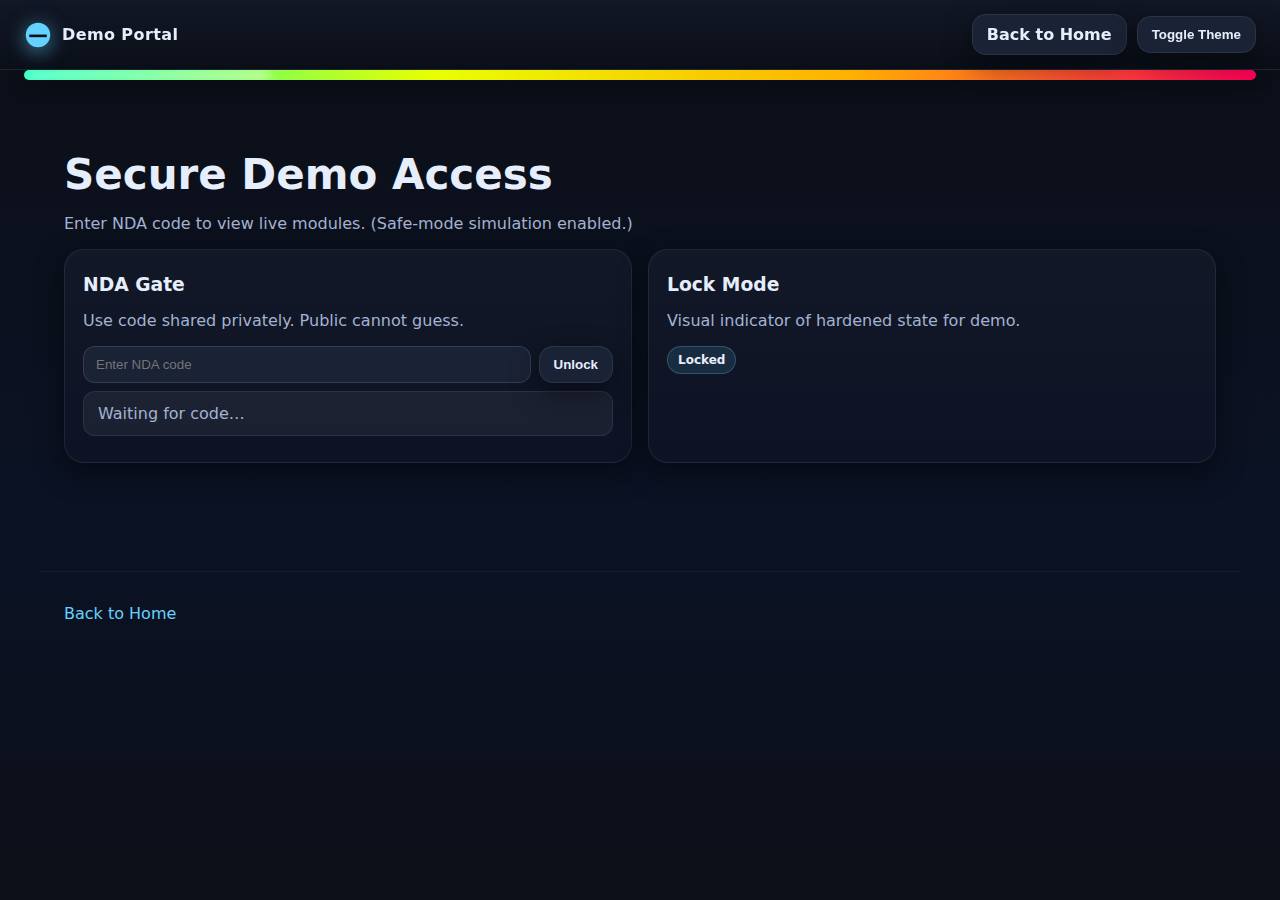
<file: index.html>
<!doctype html><html lang="en"><head>
<meta charset="utf-8"/><meta name="viewport" content="width=device-width,initial-scale=1"/>
<title>BlackGrid Demo Portal — NDA Gate & Live Modules</title>
<meta name="description" content="Secure demo portal with NDA gate, Lock Mode, DEFCON pulse, and module click logic.">
<style>
:root{
  --bg: #0b0f17; --surface:#121826; --muted:#1a2235; --text:#e6eefc; --sub:#a4b2d1;
  --brand:#64d2ff; --accent:#9a7bff; --ok:#22c55e; --warn:#f59e0b; --bad:#ef4444;
  --shadow: 0 10px 30px rgba(0,0,0,.45);
}
:root.light{
  --bg:#f7f9ff; --surface:#ffffff; --muted:#eef2ff; --text:#0c1322; --sub:#3a4a6a;
  --brand:#0066ff; --accent:#6d28d9; 
}
*{box-sizing:border-box}
html,body{height:100%}
body{margin:0;font-family:ui-sans-serif,system-ui,-apple-system,Segoe UI,Roboto,Inter,Arial;
background:linear-gradient(180deg,var(--bg),#0b1224 60%,var(--bg));color:var(--text)}
a{color:var(--brand);text-decoration:none}
.container{max-width:1200px;margin:0 auto;padding:24px}
.header{position:sticky;top:0;z-index:50;background:linear-gradient(180deg,var(--surface),rgba(0,0,0,0));
backdrop-filter:blur(8px); border-bottom:1px solid rgba(255,255,255,.06)}
.nav{display:flex;align-items:center;gap:16px;justify-content:space-between;padding:14px 24px}
.logo{display:flex;align-items:center;gap:10px;font-weight:700;letter-spacing:.4px}
.logo svg{width:28px;height:28px;filter:drop-shadow(0 4px 10px rgba(100,210,255,.6))}
.actions{display:flex;align-items:center;gap:10px}
.btn{padding:10px 14px;border-radius:14px;background:var(--muted);color:var(--text);
border:1px solid rgba(255,255,255,.08);box-shadow:var(--shadow);font-weight:600}
.btn:hover{transform:translateY(-1px);}
.toggle{cursor:pointer}
.hero{padding:72px 24px 36px}
.h1{font-size:42px;line-height:1.1;margin:0 0 12px;font-weight:800}
.h2{font-size:28px;opacity:.92;margin:0 0 8px}
.p{font-size:16px;color:var(--sub);max-width:850px}
.grid{display:grid;grid-template-columns:repeat(12,1fr);gap:16px}
.card{grid-column:span 4;background:linear-gradient(180deg,var(--surface),#0d1325);padding:18px;border-radius:20px;border:1px solid rgba(255,255,255,.08);box-shadow:var(--shadow)}
.card h3{margin:6px 0 8px}
.tag{display:inline-flex;align-items:center;gap:8px;padding:6px 10px;border-radius:999px;background:rgba(100,210,255,.12);border:1px solid rgba(100,210,255,.25);font-size:12px;font-weight:700;color:var(--text)}
.footer{padding:24px;color:var(--sub);border-top:1px solid rgba(255,255,255,.06);margin-top:24px}
.defcon{position:sticky;top:64px;z-index:40;background:linear-gradient(90deg,#00ffb2,#eaff00,#ffb200,#ff0059);height:10px;border-radius:999px;margin:0 24px;overflow:hidden;box-shadow:0 6px 18px rgba(0,0,0,.35)}
.defcon .pulse{width:20%;height:100%;background:rgba(255,255,255,.6);filter:blur(6px);animation:pulse 3s infinite}
@keyframes pulse{0%{transform:translateX(-100%)}100%{transform:translateX(600%)}}
.globe{height:300px;border-radius:24px;border:1px solid rgba(255,255,255,.08);display:grid;place-items:center;background:radial-gradient(120% 120% at 80% 10%, rgba(100,210,255,.2), transparent), radial-gradient(120% 120% at 20% 90%, rgba(154,123,255,.18), transparent), linear-gradient(180deg,var(--surface),#0c1222)}
.globe svg{width:85%;max-width:680px;opacity:.92;filter:drop-shadow(0 12px 30px rgba(0,0,0,.5))}
.partners{display:grid;grid-template-columns:repeat(6,1fr);gap:12px}
.partner{height:52px;border-radius:12px;background:var(--muted);border:1px dashed rgba(255,255,255,.1);display:grid;place-items:center;color:var(--sub);font-size:12px}
.tile{background:linear-gradient(180deg,var(--surface),#0d1426);border:1px solid rgba(255,255,255,.08);padding:16px;border-radius:16px;box-shadow:var(--shadow);transition:transform .18s ease}
.tile:hover{transform:translateY(-4px) scale(1.01)}
.kbd{font-family:ui-monospace,SFMono-Regular,Menlo,monospace;background:rgba(255,255,255,.08);padding:2px 6px;border-radius:8px}
.back{display:inline-flex;align-items:center;gap:8px;margin:8px 0 0}
.notice{padding:12px 14px;border-radius:12px;background:rgba(255,255,255,.06);border:1px solid rgba(255,255,255,.08);color:var(--sub);margin:8px 0}
@media (max-width: 900px){
 .grid{grid-template-columns:repeat(6,1fr)}
 .card{grid-column:span 6}
 .partners{grid-template-columns:repeat(3,1fr)}
}
</style>
</head><body>
<header class="header">
  <nav class="nav">
    <div class="logo">
      <svg viewBox="0 0 32 32"><circle cx="16" cy="16" r="14" fill="#64d2ff"/><path d="M6 17h20" stroke="#0b0f17" stroke-width="3"/></svg>
      <span>Demo Portal</span>
    </div>
    <div class="actions">
      <a href="../blackgrid-main/index.html" class="btn">Back to Home</a>
      <button class="btn toggle" data-toggle>Toggle Theme</button>
    </div>
  </nav>
</header>

<div class="defcon" data-defcon><div class="pulse"></div></div>

<section class="hero container">
  <h1 class="h1">Secure Demo Access</h1>
  <p class="p">Enter NDA code to view live modules. (Safe‑mode simulation enabled.)</p>
  <div class="grid">
    <div class="card" style="grid-column:span 6">
      <h3>NDA Gate</h3>
      <p class="p">Use code shared privately. Public cannot guess.</p>
      <div style="display:flex;gap:8px">
        <input id="nda" placeholder="Enter NDA code" style="flex:1;padding:10px 12px;border-radius:12px;border:1px solid rgba(255,255,255,.12);background:var(--muted);color:var(--text)"/>
        <button class="btn" onclick="checkNDA()">Unlock</button>
      </div>
      <div id="nda-out" class="notice">Waiting for code…</div>
    </div>
    <div class="card" style="grid-column:span 6">
      <h3>Lock Mode</h3>
      <p class="p">Visual indicator of hardened state for demo.</p>
      <div class="tag"><strong>Locked</strong></div>
    </div>
  </div>
</section>

<section class="container grid" id="modules" style="display:none">
  <div class="tile" data-module="CloneTrap">
    <h3>CloneTrap™</h3><p class="p">Blocks fake portals at DNS/UI level.</p>
  </div>
  <div class="tile" data-module="Watchtower AI">
    <h3>Watchtower AI</h3><p class="p">Flags AI-written fraud before inbox.</p>
  </div>
  <div class="tile" data-module="PersonaShield">
    <h3>PersonaShield</h3><p class="p">Detects deepfaked credentials.</p>
  </div>
  <div class="tile" data-module="TrustOS">
    <h3>TrustOS</h3><p class="p">Behavioural session gating.</p>
  </div>
</section>

<section class="container" id="module-output"></section>

<footer class="footer container">
  <div class="back"><a href="../blackgrid-main/index.html">Back to Home</a></div>
</footer>

<script>

const toggle = document.querySelector('[data-toggle]');
toggle?.addEventListener('click', ()=>{
  document.documentElement.classList.toggle('light');
  localStorage.setItem('theme', document.documentElement.classList.contains('light')?'light':'dark');
});
const saved = localStorage.getItem('theme'); if(saved==='light'){document.documentElement.classList.add('light')}

const defconState = { level: 3 };
function setDEFCON(lvl){
  defconState.level = Math.max(1, Math.min(5, lvl));
  document.querySelectorAll('[data-defcon]').forEach(el=>{
    el.setAttribute('data-defcon', String(defconState.level));
    const tag = el.querySelector('.tag strong');
    if(tag) tag.textContent = 'DEFCON ' + defconState.level;
  });
}
window.setDEFCON = setDEFCON;

document.querySelectorAll('[data-module]').forEach(tile=>{
  tile.addEventListener('click', ()=>{
    const m = tile.getAttribute('data-module');
    const out = document.querySelector('#module-output');
    if(!out) return;
    out.innerHTML = `<div class="notice"><strong>Module loaded:</strong> ${m}. Trust Score sync ready. (Simulated)</div>`;
  });
});

function shutdownRegion(label='Region'){
  const out = document.querySelector('#globe-output');
  if(!out) return;
  out.innerHTML = `<div class="notice"><strong>Action:</strong> Geo-fence applied to <span class="kbd">${label}</span>. Routes throttled + identity gates raised. (Simulated)</div>`;
}
window.shutdownRegion = shutdownRegion;


function checkNDA(){
  const code = document.getElementById('nda').value.trim();
  const out = document.getElementById('nda-out');
  if(code.length < 6){ out.textContent='Code too short'; return; }
  if(code.length >= 8){
    out.innerHTML='Access granted (simulated). Modules unlocked.';
    document.getElementById('modules').style.display='grid';
    setDEFCON(3);
  }else{
    out.textContent='Invalid code';
  }
}
</script>
</body></html>
</file>
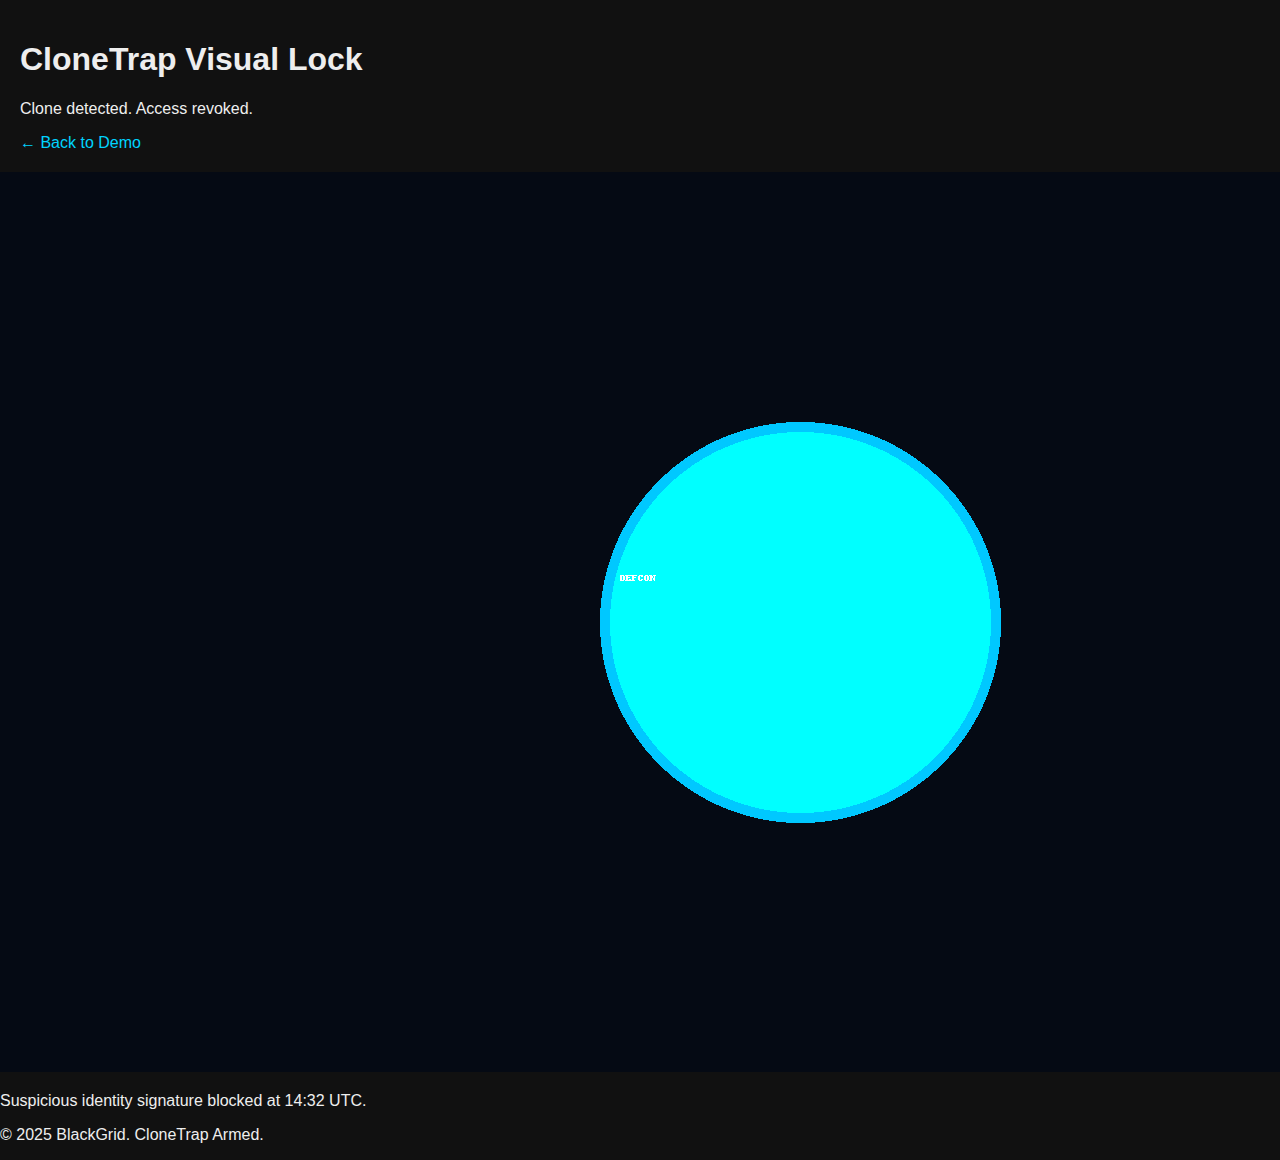
<file: clonetrap.html>
<!DOCTYPE html>
<html lang="en">
<head>
  <meta charset="UTF-8" />
  <meta name="viewport" content="width=device-width, initial-scale=1.0"/>
  <title>CloneTrap Visual – BlackGrid Demo</title>
  <link rel="stylesheet" href="style.css" />
</head>
<body>
  <header>
    <h1 class="animate-title">CloneTrap Visual Lock</h1>
    <p class="tagline">Clone detected. Access revoked.</p>
    <a href="demo.html" class="cta">← Back to Demo</a>
  </header>
  <section class="hero">
    <img src="demo_visual.png" alt="CloneTrap Alert" class="defcon-img"/>
    <div class="glow-bar"></div>
    <p>Suspicious identity signature blocked at 14:32 UTC.</p>
  </section>
  <footer><p>© 2025 BlackGrid. CloneTrap Armed.</p></footer>
</body>
</html>
</file>
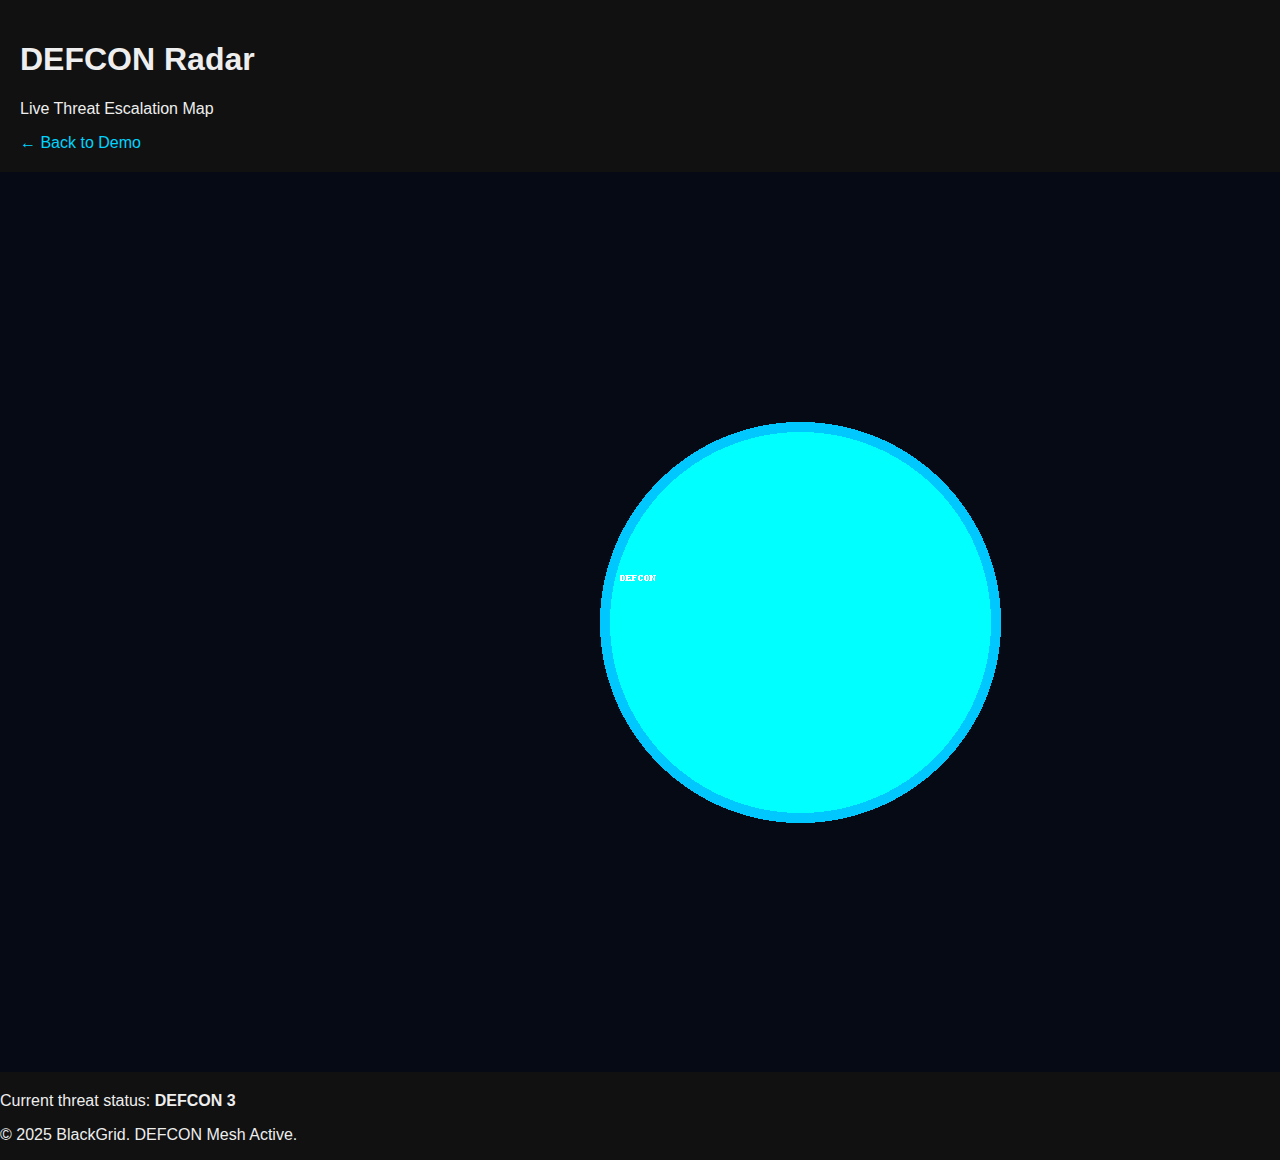
<file: defcon.html>
<!DOCTYPE html>
<html lang="en">
<head>
  <meta charset="UTF-8" />
  <meta name="viewport" content="width=device-width, initial-scale=1.0"/>
  <title>DEFCON Radar – BlackGrid Demo</title>
  <link rel="stylesheet" href="style.css" />
</head>
<body>
  <header>
    <h1 class="animate-title">DEFCON Radar</h1>
    <p class="tagline">Live Threat Escalation Map</p>
    <a href="demo.html" class="cta">← Back to Demo</a>
  </header>
  <section class="hero">
    <img src="demo_visual.png" alt="DEFCON Radar" class="defcon-img"/>
    <div class="glow-bar"></div>
    <p>Current threat status: <strong>DEFCON 3</strong></p>
  </section>
  <footer><p>© 2025 BlackGrid. DEFCON Mesh Active.</p></footer>
</body>
</html>
</file>
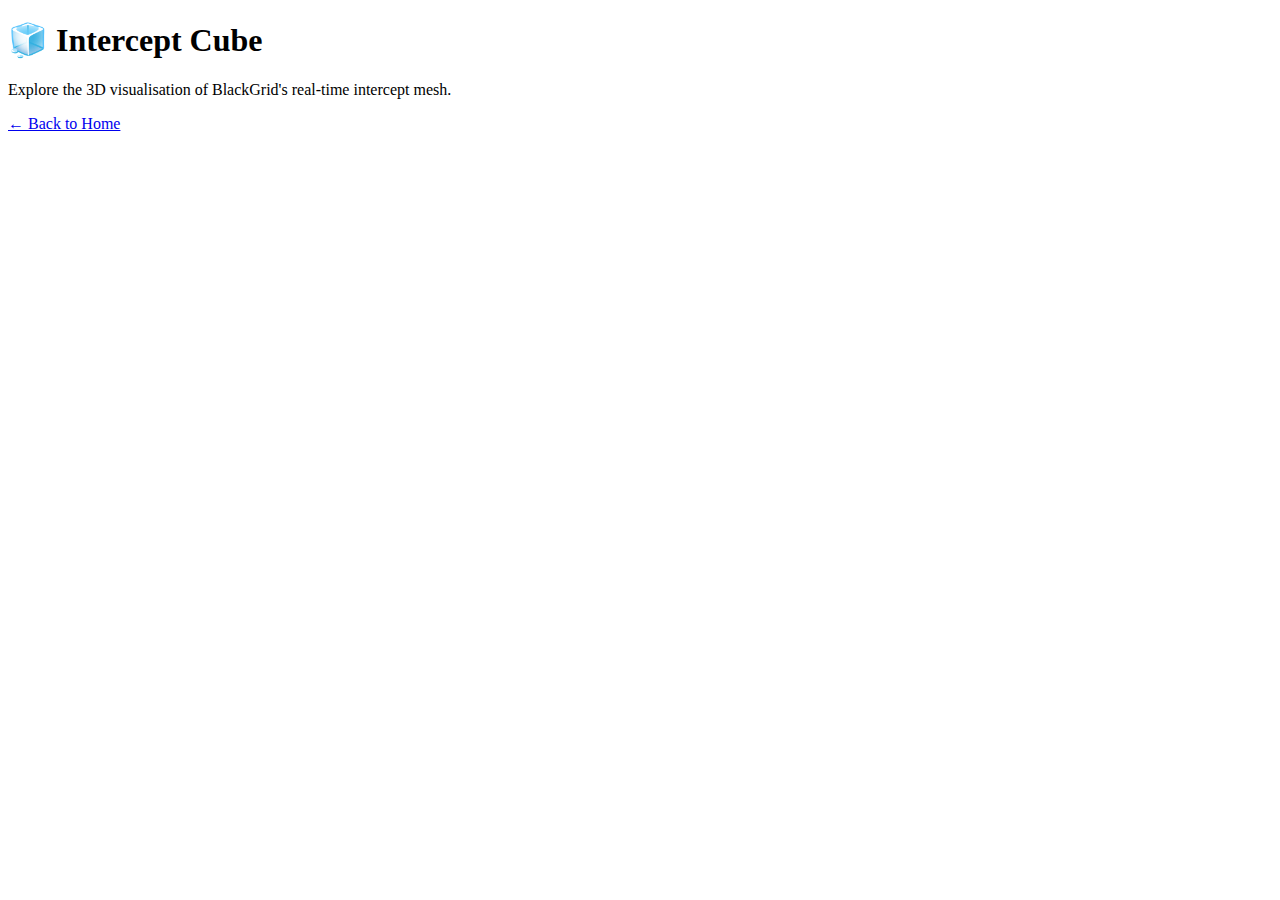
<file: intercept-cube.html>
<!DOCTYPE html>
<html lang="en">
<head>
  <meta charset="UTF-8" />
  <meta name="viewport" content="width=device-width, initial-scale=1.0"/>
  <title>Intercept Cube</title>
</head>
<body>
  <h1>🧊 Intercept Cube</h1>
  <p>Explore the 3D visualisation of BlackGrid's real-time intercept mesh.</p>
  <a href="index.html">← Back to Home</a>
</body>
</html>
</file>
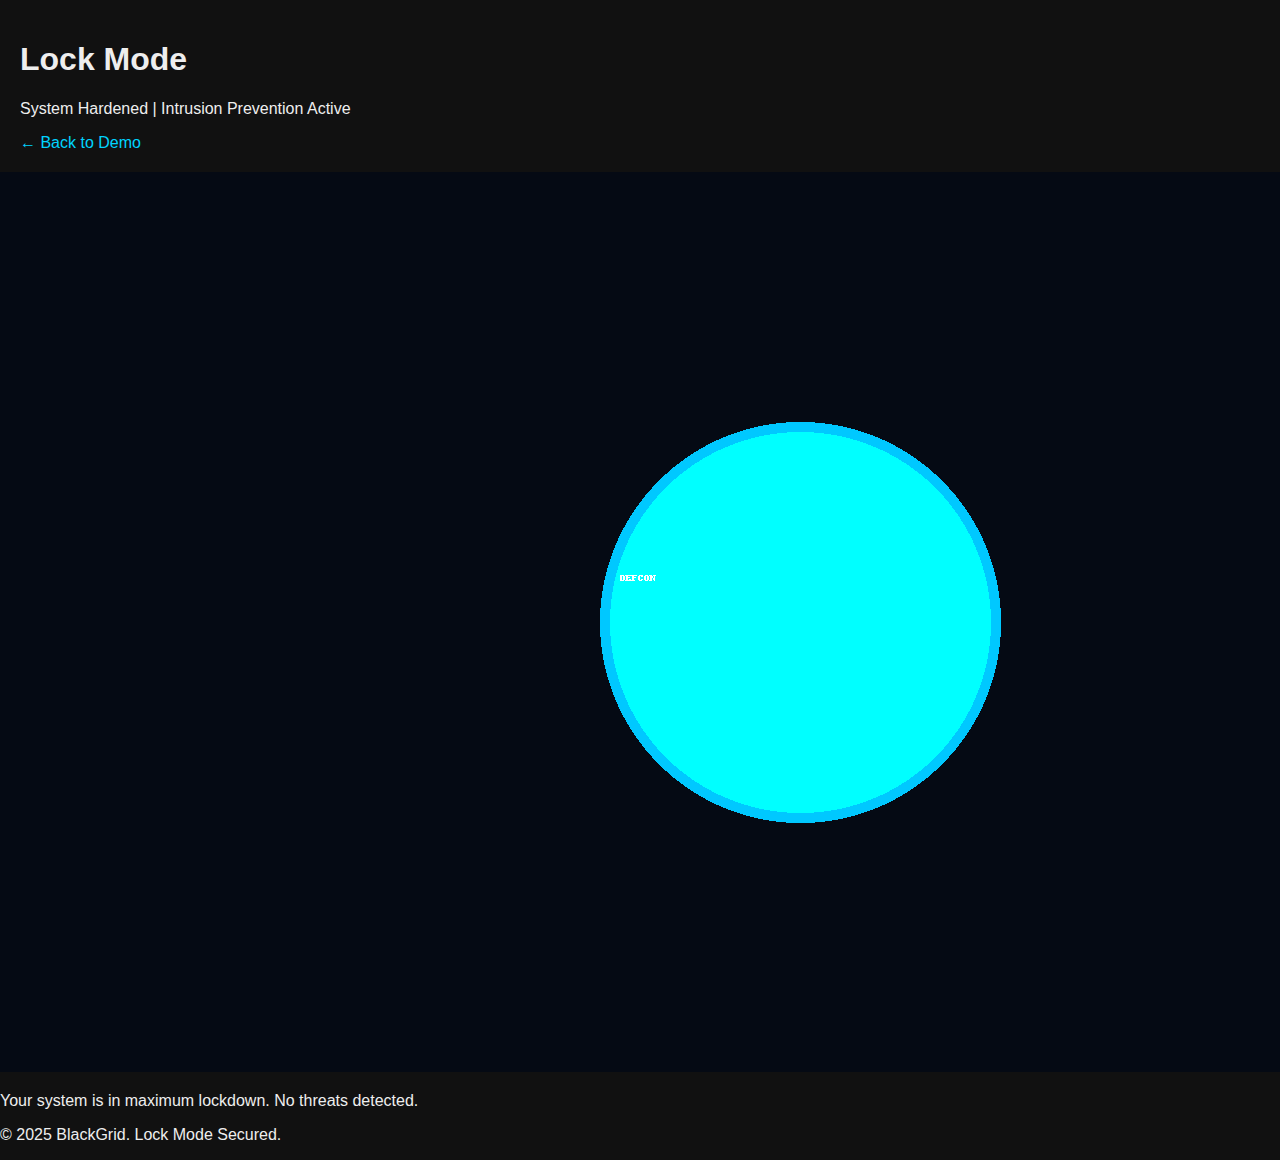
<file: lockmode.html>
<!DOCTYPE html>
<html lang="en">
<head>
  <meta charset="UTF-8" />
  <meta name="viewport" content="width=device-width, initial-scale=1.0"/>
  <title>Lock Mode – BlackGrid Demo</title>
  <link rel="stylesheet" href="style.css" />
</head>
<body>
  <header>
    <h1 class="animate-title">Lock Mode</h1>
    <p class="tagline">System Hardened | Intrusion Prevention Active</p>
    <a href="demo.html" class="cta">← Back to Demo</a>
  </header>
  <section class="hero">
    <img src="demo_visual.png" alt="Lock Mode Visual" class="defcon-img"/>
    <div class="glow-bar"></div>
    <p>Your system is in maximum lockdown. No threats detected.</p>
  </section>
  <footer><p>© 2025 BlackGrid. Lock Mode Secured.</p></footer>
</body>
</html>
</file>
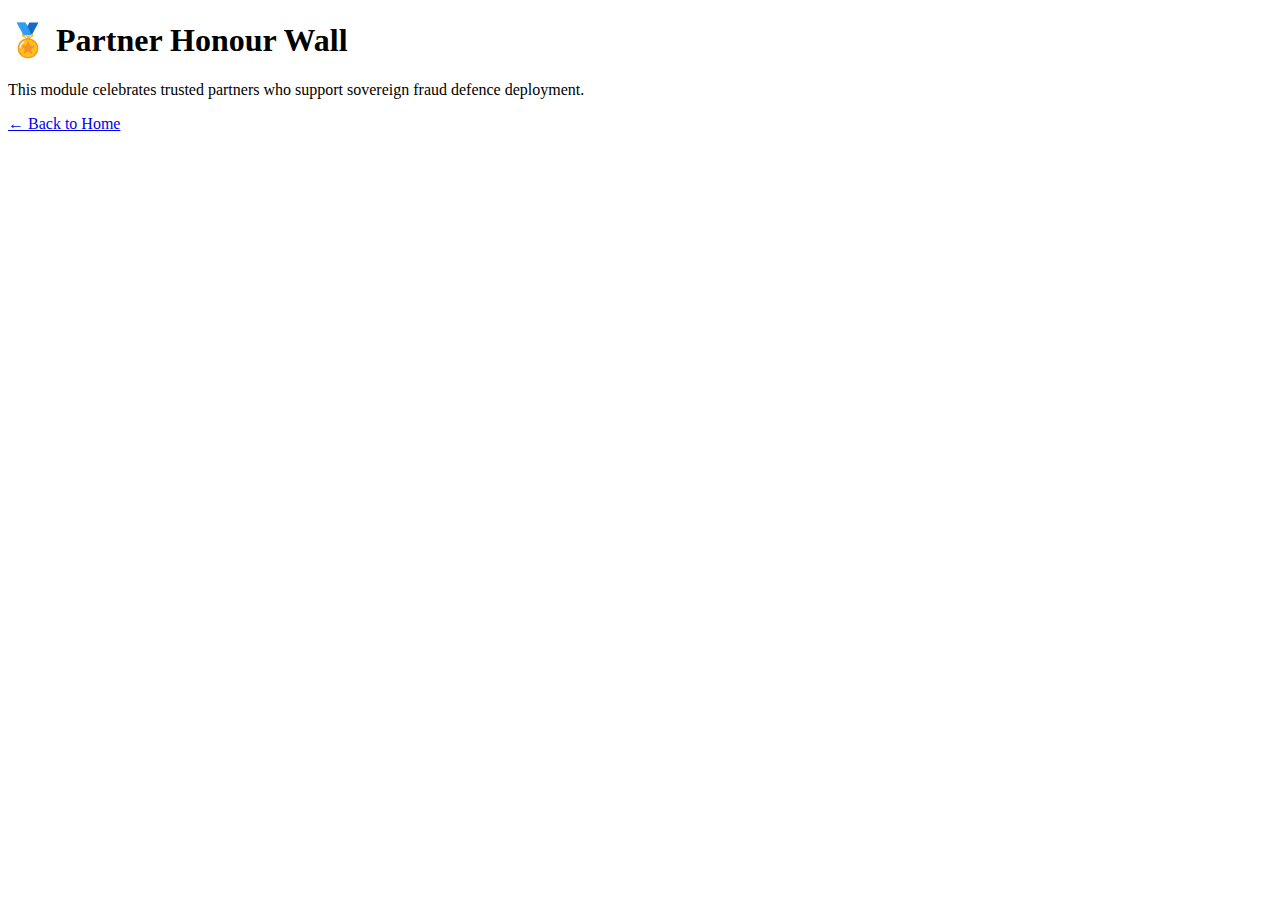
<file: partner-wall.html>
<!DOCTYPE html>
<html lang="en">
<head>
  <meta charset="UTF-8" />
  <meta name="viewport" content="width=device-width, initial-scale=1.0"/>
  <title>Partner Honour Wall</title>
</head>
<body>
  <h1>🏅 Partner Honour Wall</h1>
  <p>This module celebrates trusted partners who support sovereign fraud defence deployment.</p>
  <a href="index.html">← Back to Home</a>
</body>
</html>
</file>
<file: style.css>
body { font-family: Arial, sans-serif; margin: 0; padding: 0; background-color: #111; color: #eee; }
header, nav, main { padding: 20px; }
a { color: #00d4ff; text-decoration: none; }
a:hover { text-decoration: underline; }
</file>
